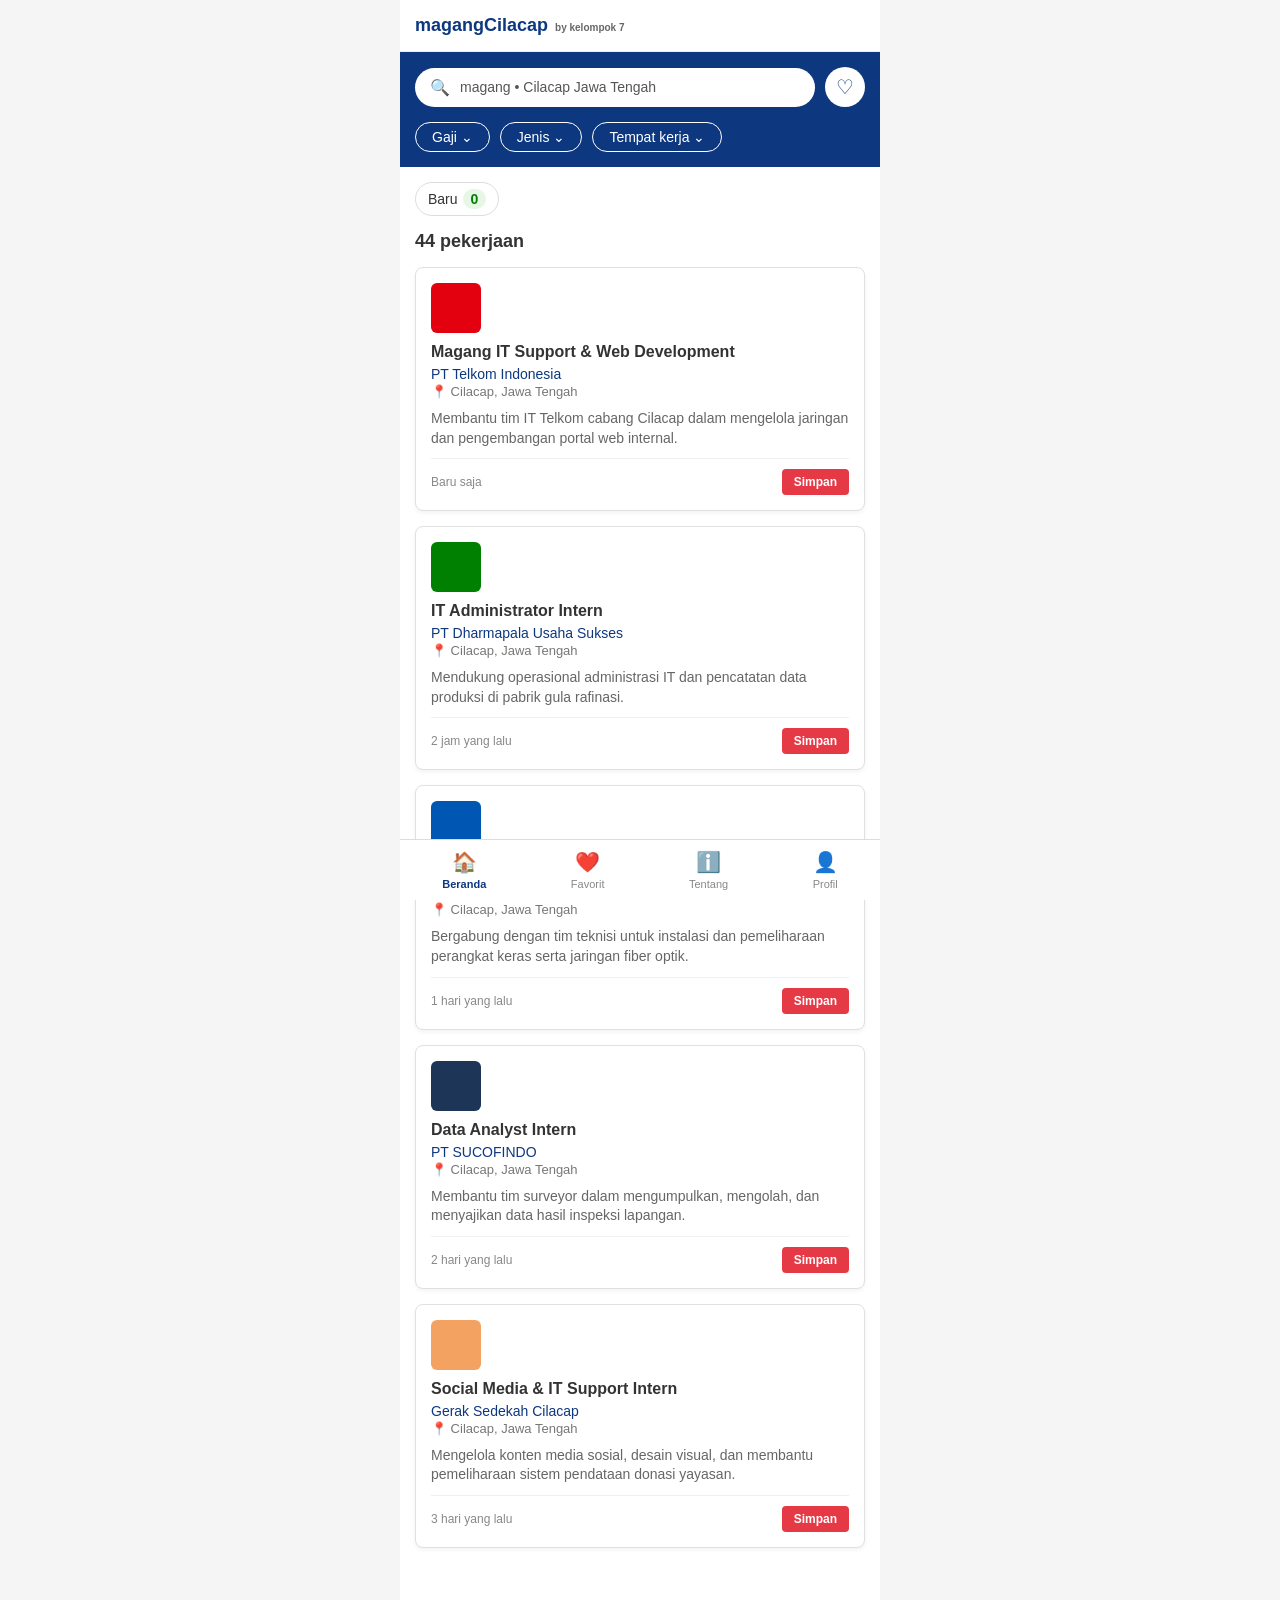
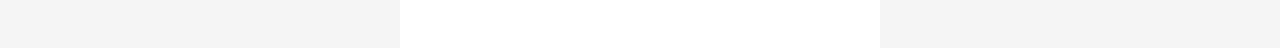
<file: index.html>
<!DOCTYPE html>
<html lang="id">
<head>
    <meta charset="UTF-8">
    <meta name="viewport" content="width=device-width, initial-scale=1.0">
    <title>Beranda - Magang Jobs</title>
    <link rel="stylesheet" href="style.css">
</head>
<body>
    <div id="app-container">
        
        <header class="top-header">
            <div class="logo">
                magangCilacap <div class="logo-sub">by kelompok 7</div>
            </div>
            <div class="header-actions">
                
            </div>
        </header>

        
        <div class="top-blue-bg" style="position: relative; z-index: 100;">
            <div class="search-section">
                <div class="search-box">
                    <div class="search-icon">🔍</div>
                    <input type="text" value="magang • Cilacap Jawa Tengah" readonly>
                </div>
                <button class="heart-icon-btn" onclick="window.location.href='favorit.html'">♡</button>
            </div>
            
            <div class="filter-section" id="filter-container">
                
                <button class="filter-btn" onclick="togglePopup('popup-gaji', event)">Gaji ⌄</button>
                <button class="filter-btn" onclick="togglePopup('popup-jenis', event)">Jenis ⌄</button>
                <button class="filter-btn" onclick="togglePopup('popup-tempat', event)">Tempat kerja ⌄</button>
            </div>

           
            
            <div id="popup-gaji" class="filter-popup" style="display: none;">
                <div class="popup-tabs">
                    <div class="tab">Tahunan</div>
                    <div class="tab active-tab">Bulanan</div>
                    <div class="tab">Per Jam</div>
                </div>
                <div class="popup-inputs">
                    <div class="input-group">
                        <label>Min • IDR</label>
                        <select>
                            <option>Rp 0</option>
                            <option>Rp 1 jt</option>
                            <option>Rp 3 jt</option>
                        </select>
                    </div>
                    <div class="input-group">
                        <label>Maks • IDR</label>
                        <select>
                            <option>Rp 100 jt+</option>
                            <option>Rp 10 jt</option>
                            <option>Rp 5 jt</option>
                        </select>
                    </div>
                </div>
            </div>

            
            <div id="popup-jenis" class="filter-popup" style="display: none;">
                <label class="checkbox-label"><input type="checkbox"> Penuh waktu</label>
                <label class="checkbox-label"><input type="checkbox"> Paruh waktu</label>
                <label class="checkbox-label"><input type="checkbox"> Kontrak/Temporer</label>
                <label class="checkbox-label"><input type="checkbox"> Kasual/Liburan</label>
            </div>

            
            <div id="popup-tempat" class="filter-popup" style="display: none;">
                <label class="checkbox-label"><input type="checkbox"> Kantor</label>
                <label class="checkbox-label"><input type="checkbox"> Hibrid</label>
                <label class="checkbox-label"><input type="checkbox"> Jarak jauh</label>
            </div>
        </div>

        
        <div class="content">
            <div class="results-info">
                <div class="badge-baru">Baru <div class="count">0</div></div>
               
            </div>
            
            <h2 class="job-count">44 pekerjaan</h2>

           
            <!-- KARTU 1: PT TELKOM INDONESIA -->
<div class="job-card" onclick="window.location.href='detail-telkom.html'">
    <div class="company-logo" style="background-color: #E3000F;"></div>
    <h3 class="job-title">Magang IT Support & Web Development</h3>
    <p class="company-name">PT Telkom Indonesia</p>
    <p class="job-location">📍 Cilacap, Jawa Tengah</p>
    <p class="job-snippet">Membantu tim IT Telkom cabang Cilacap dalam mengelola jaringan dan pengembangan portal web internal.</p>
    
    <div class="job-footer">
        <p class="time-posted">Baru saja</p>
        <button class="bookmark-btn" onclick="tambahFavorit(event)">Simpan</button>
    </div>
</div>

<!-- KARTU 2: PT DHARMAPALA USAHA SUKSES -->
<div class="job-card" onclick="window.location.href='detail-dharmapala.html'">
    <div class="company-logo" style="background-color: #008000;"></div>
    <h3 class="job-title">IT Administrator Intern</h3>
    <p class="company-name">PT Dharmapala Usaha Sukses</p>
    <p class="job-location">📍 Cilacap, Jawa Tengah</p>
    <p class="job-snippet">Mendukung operasional administrasi IT dan pencatatan data produksi di pabrik gula rafinasi.</p>
    
    <div class="job-footer">
        <p class="time-posted">2 jam yang lalu</p>
        <button class="bookmark-btn" onclick="tambahFavorit(event)">Simpan</button>
    </div>
</div>

<!-- KARTU 3: PT BUMI TEKNIK SEMESTA -->
<div class="job-card" onclick="window.location.href='detail-bumiteknik.html'">
    <div class="company-logo" style="background-color: #0056b3;"></div>
    <h3 class="job-title">Internship Teknisi Jaringan</h3>
    <p class="company-name">PT Bumi Teknik Semesta</p>
    <p class="job-location">📍 Cilacap, Jawa Tengah</p>
    <p class="job-snippet">Bergabung dengan tim teknisi untuk instalasi dan pemeliharaan perangkat keras serta jaringan fiber optik.</p>
    
    <div class="job-footer">
        <p class="time-posted">1 hari yang lalu</p>
        <button class="bookmark-btn" onclick="tambahFavorit(event)">Simpan</button>
    </div>
</div>

<!-- KARTU 4: PT.SUCOFINDO -->
<div class="job-card" onclick="window.location.href='detail-sucofindo.html'">
    <div class="company-logo" style="background-color: #1D3557;"></div>
    <h3 class="job-title">Data Analyst Intern</h3>
    <p class="company-name">PT SUCOFINDO</p>
    <p class="job-location">📍 Cilacap, Jawa Tengah</p>
    <p class="job-snippet">Membantu tim surveyor dalam mengumpulkan, mengolah, dan menyajikan data hasil inspeksi lapangan.</p>
    
    <div class="job-footer">
        <p class="time-posted">2 hari yang lalu</p>
        <button class="bookmark-btn" onclick="tambahFavorit(event)">Simpan</button>
    </div>
</div>

<!-- KARTU 5: GERAK SEDEKAH CILACAP -->
<div class="job-card" onclick="window.location.href='detail-gsc.html'">
    <div class="company-logo" style="background-color: #F4A261;"></div>
    <h3 class="job-title">Social Media & IT Support Intern</h3>
    <p class="company-name">Gerak Sedekah Cilacap</p>
    <p class="job-location">📍 Cilacap, Jawa Tengah</p>
    <p class="job-snippet">Mengelola konten media sosial, desain visual, dan membantu pemeliharaan sistem pendataan donasi yayasan.</p>
    
    <div class="job-footer">
        <p class="time-posted">3 hari yang lalu</p>
        <button class="bookmark-btn" onclick="tambahFavorit(event)">Simpan</button>
    </div>
</div>

        
        <nav class="bottom-nav">
            <a href="index.html" class="nav-item active"><div class="nav-icon">🏠</div>Beranda</a>
            <a href="favorit.html" class="nav-item"><div class="nav-icon">❤️</div>Favorit</a>
            <a href="tentang.html" class="nav-item"><div class="nav-icon">ℹ️</div>Tentang</a>
            <a href="profil.html" class="nav-item"><div class="nav-icon">👤</div>Profil</a>
        </nav>
    </div>
    <script src="script.js"></script>
</body>
</html>
</file>
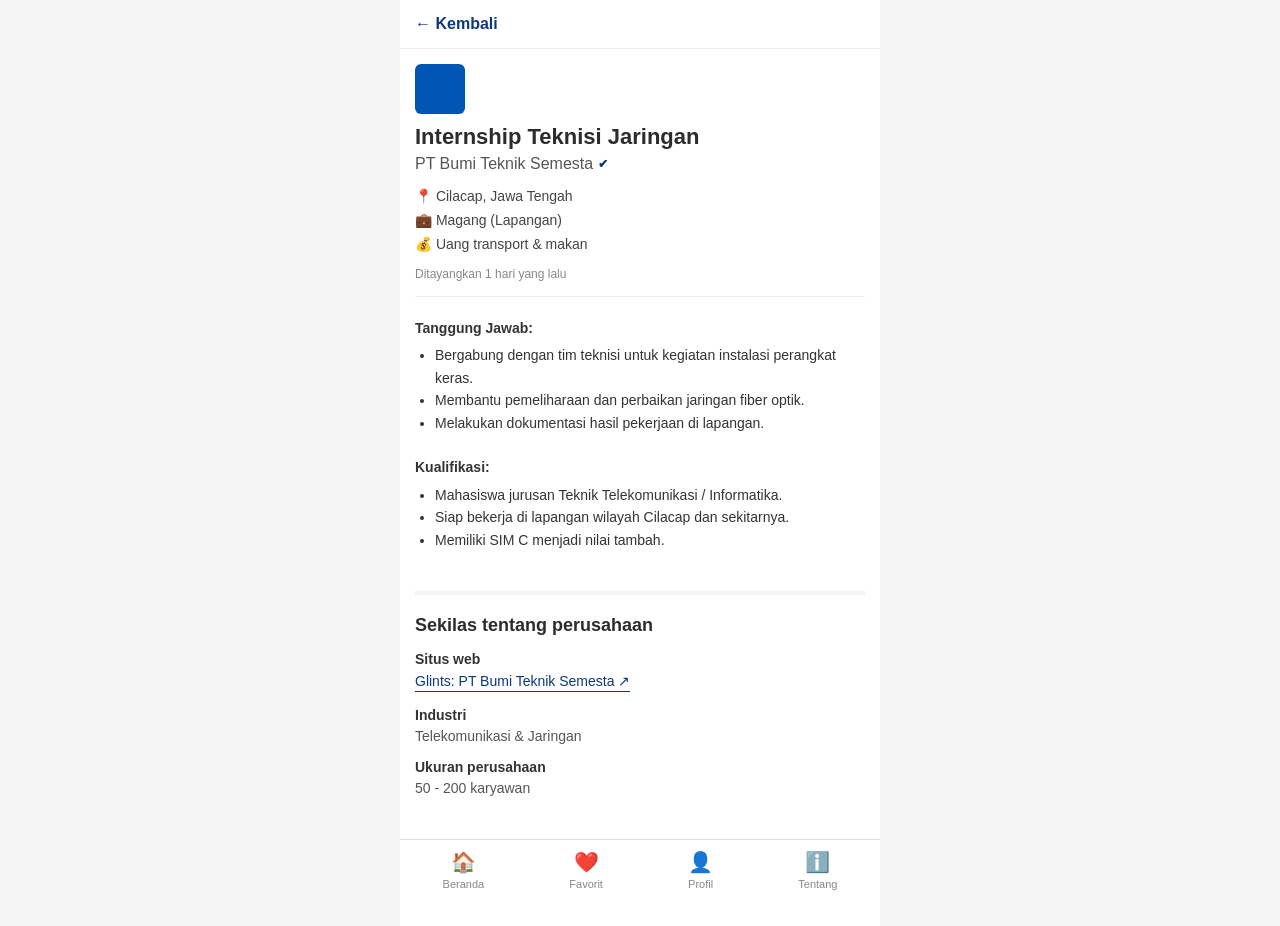
<file: detail-bumiteknik.html>
<!DOCTYPE html>
<html lang="id">
<head>
    <meta charset="UTF-8">
    <meta name="viewport" content="width=device-width, initial-scale=1.0">
    <title>Detail Pekerjaan - PT Bumi Teknik Semesta</title>
    <link rel="stylesheet" href="style.css">
</head>
<body>
<div id="app-container">
    <header class="detail-header">
        <a href="index.html" class="back-btn">← Kembali</a>
    </header>

    <main class="content">
        <div class="detail-top">
            <div class="company-logo" style="background-color: #0056b3;"></div>
            <h1 class="detail-title">Internship Teknisi Jaringan</h1>
            <p class="detail-company">PT Bumi Teknik Semesta <b class="verified-icon">✔</b></p>
        </div>

        <ul class="job-meta">
            <li>📍 Cilacap, Jawa Tengah</li>
            <li>💼 Magang (Lapangan)</li>
            <li>💰 Uang transport & makan</li>
        </ul>
        <p class="detail-posted">Ditayangkan 1 hari yang lalu</p>

        <div class="job-description">
            <p><strong>Tanggung Jawab:</strong></p>
            <ul>
                <li>Bergabung dengan tim teknisi untuk kegiatan instalasi perangkat keras.</li>
                <li>Membantu pemeliharaan dan perbaikan jaringan fiber optik.</li>
                <li>Melakukan dokumentasi hasil pekerjaan di lapangan.</li>
            </ul>
            <br>
            <p><strong>Kualifikasi:</strong></p>
            <ul>
                <li>Mahasiswa jurusan Teknik Telekomunikasi / Informatika.</li>
                <li>Siap bekerja di lapangan wilayah Cilacap dan sekitarnya.</li>
                <li>Memiliki SIM C menjadi nilai tambah.</li>
            </ul>
        </div>

        <div class="company-overview">
            <h2>Sekilas tentang perusahaan</h2>
            <div class="overview-item">
                <p class="overview-label">Situs web</p>
                <a href="https://glints.com/id/companies/pt-bumi-teknik-semesta/51993d24-2298-4c7b-8353-bba413c310af" target="_blank" class="company-link">Glints: PT Bumi Teknik Semesta ↗</a>
            </div>
            <div class="overview-item">
                <p class="overview-label">Industri</p>
                <p class="overview-text">Telekomunikasi & Jaringan</p>
            </div>
            <div class="overview-item">
                <p class="overview-label">Ukuran perusahaan</p>
                <p class="overview-text">50 - 200 karyawan</p>
            </div>
        </div>
    </main>

    <nav class="bottom-nav">
        <a href="index.html" class="nav-item"><b class="nav-icon">🏠</b><p>Beranda</p></a>
        <a href="favorit.html" class="nav-item"><b class="nav-icon">❤️</b><p>Favorit</p></a>
        <a href="profil.html" class="nav-item"><b class="nav-icon">👤</b><p>Profil</p></a>
        <a href="tentang.html" class="nav-item"><b class="nav-icon">ℹ️</b><p>Tentang</p></a>
    </nav>
</div>
<script src="script.js"></script>
</body>
</html>
</file>
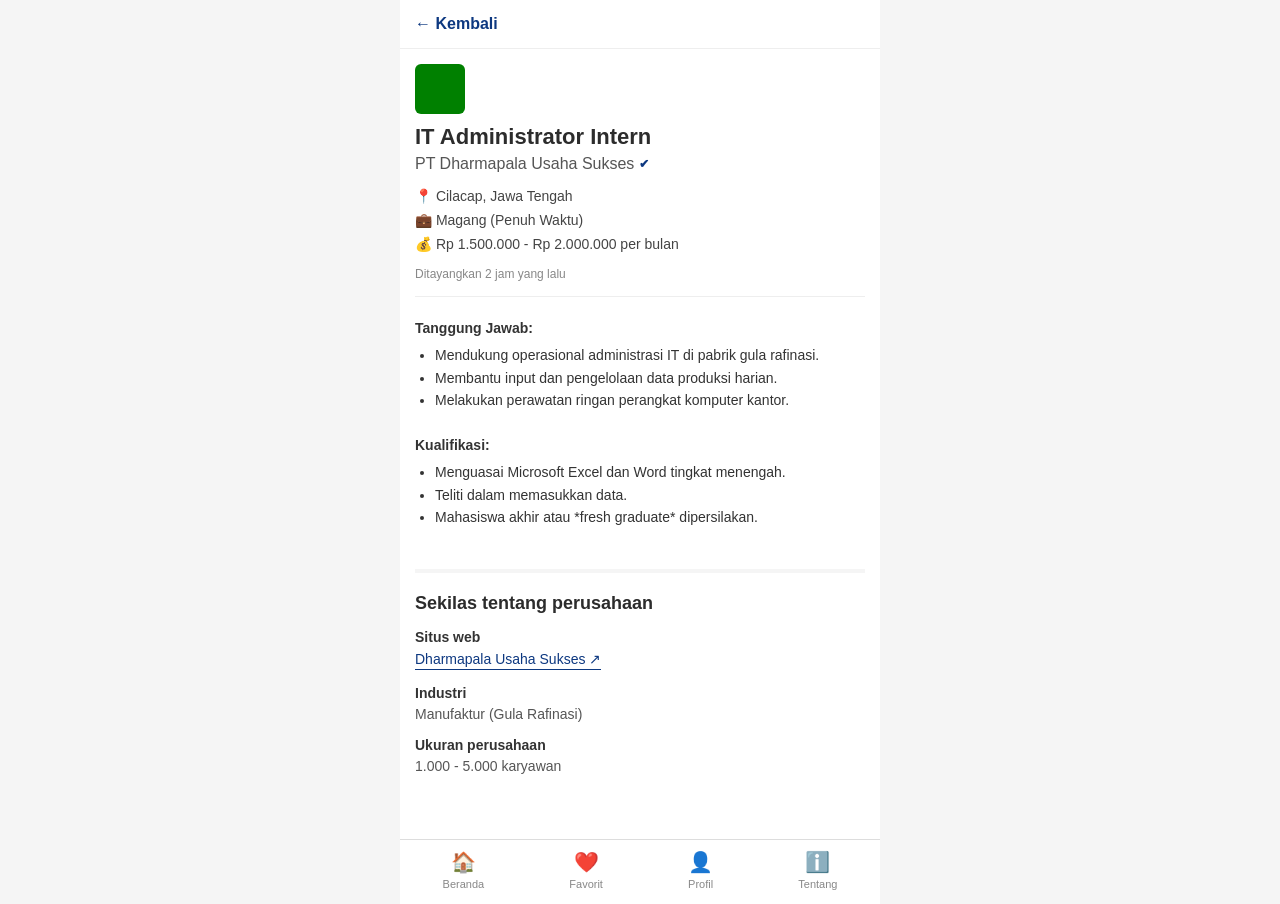
<file: detail-dharmapala.html>
<!DOCTYPE html>
<html lang="id">
<head>
    <meta charset="UTF-8">
    <meta name="viewport" content="width=device-width, initial-scale=1.0">
    <title>Detail Pekerjaan - PT Dharmapala Usaha Sukses</title>
    <link rel="stylesheet" href="style.css">
</head>
<body>
<div id="app-container">
    <header class="detail-header">
        <a href="index.html" class="back-btn">← Kembali</a>
    </header>

    <main class="content">
        <div class="detail-top">
            <div class="company-logo" style="background-color: #008000;"></div>
            <h1 class="detail-title">IT Administrator Intern</h1>
            <p class="detail-company">PT Dharmapala Usaha Sukses <b class="verified-icon">✔</b></p>
        </div>

        <ul class="job-meta">
            <li>📍 Cilacap, Jawa Tengah</li>
            <li>💼 Magang (Penuh Waktu)</li>
            <li>💰 Rp 1.500.000 - Rp 2.000.000 per bulan</li>
        </ul>
        <p class="detail-posted">Ditayangkan 2 jam yang lalu</p>

        <div class="job-description">
            <p><strong>Tanggung Jawab:</strong></p>
            <ul>
                <li>Mendukung operasional administrasi IT di pabrik gula rafinasi.</li>
                <li>Membantu input dan pengelolaan data produksi harian.</li>
                <li>Melakukan perawatan ringan perangkat komputer kantor.</li>
            </ul>
            <br>
            <p><strong>Kualifikasi:</strong></p>
            <ul>
                <li>Menguasai Microsoft Excel dan Word tingkat menengah.</li>
                <li>Teliti dalam memasukkan data.</li>
                <li>Mahasiswa akhir atau *fresh graduate* dipersilakan.</li>
            </ul>
        </div>

        <div class="company-overview">
            <h2>Sekilas tentang perusahaan</h2>
            <div class="overview-item">
                <p class="overview-label">Situs web</p>
                <a href="https://www.dharmapalausahasukses.com/" target="_blank" class="company-link">Dharmapala Usaha Sukses ↗</a>
            </div>
            <div class="overview-item">
                <p class="overview-label">Industri</p>
                <p class="overview-text">Manufaktur (Gula Rafinasi)</p>
            </div>
            <div class="overview-item">
                <p class="overview-label">Ukuran perusahaan</p>
                <p class="overview-text">1.000 - 5.000 karyawan</p>
            </div>
        </div>
    </main>

    <nav class="bottom-nav">
        <a href="index.html" class="nav-item"><b class="nav-icon">🏠</b><p>Beranda</p></a>
        <a href="favorit.html" class="nav-item"><b class="nav-icon">❤️</b><p>Favorit</p></a>
        <a href="profil.html" class="nav-item"><b class="nav-icon">👤</b><p>Profil</p></a>
        <a href="tentang.html" class="nav-item"><b class="nav-icon">ℹ️</b><p>Tentang</p></a>
    </nav>
</div>
<script src="script.js"></script>
</body>
</html>
</file>
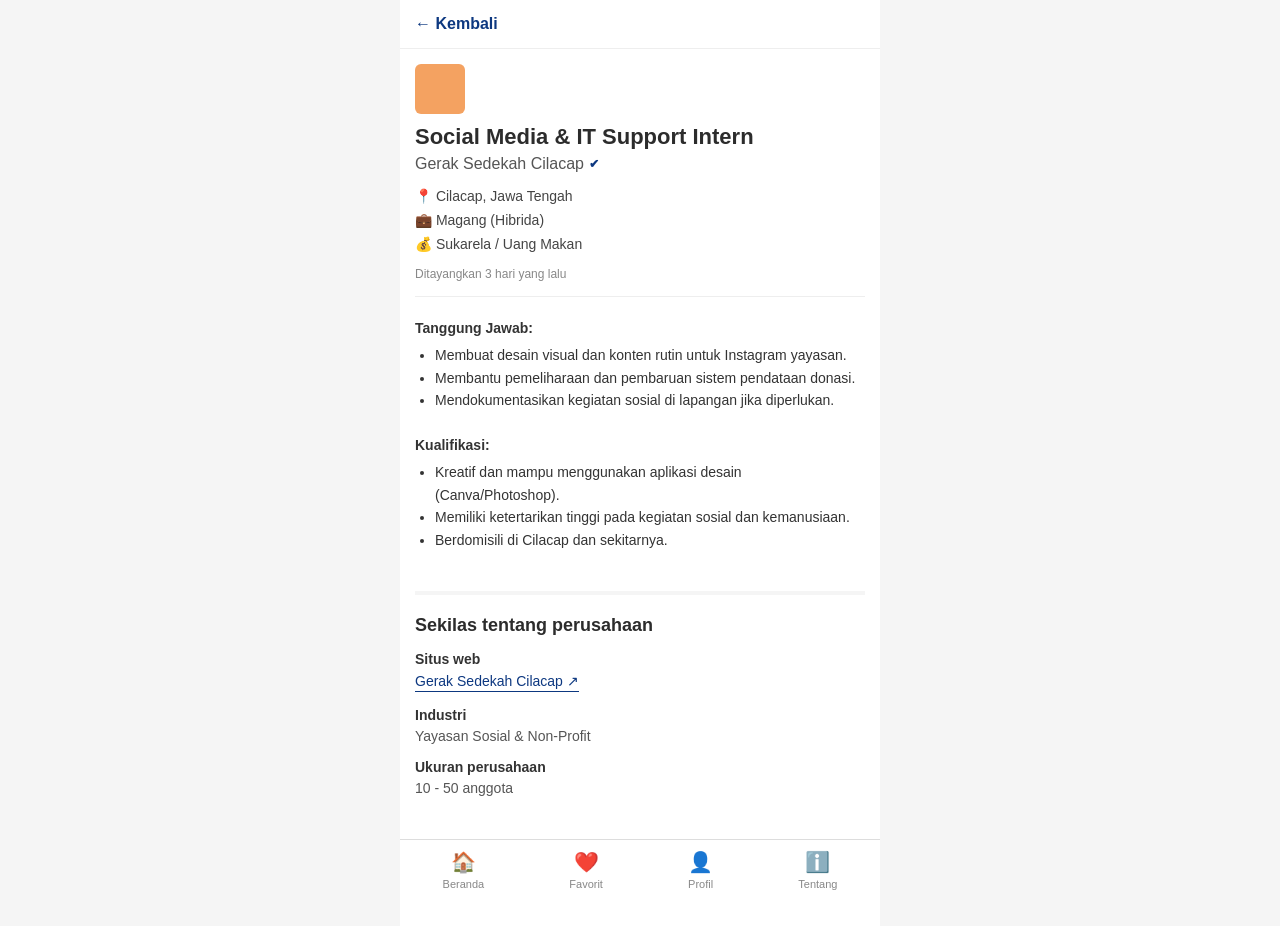
<file: detail-gsc.html>
<!DOCTYPE html>
<html lang="id">
<head>
    <meta charset="UTF-8">
    <meta name="viewport" content="width=device-width, initial-scale=1.0">
    <title>Detail Pekerjaan - Gerak Sedekah Cilacap</title>
    <link rel="stylesheet" href="style.css">
</head>
<body>
<div id="app-container">
    <header class="detail-header">
        <a href="index.html" class="back-btn">← Kembali</a>
    </header>

    <main class="content">
        <div class="detail-top">
            <div class="company-logo" style="background-color: #F4A261;"></div>
            <h1 class="detail-title">Social Media & IT Support Intern</h1>
            <p class="detail-company">Gerak Sedekah Cilacap <b class="verified-icon">✔</b></p>
        </div>

        <ul class="job-meta">
            <li>📍 Cilacap, Jawa Tengah</li>
            <li>💼 Magang (Hibrida)</li>
            <li>💰 Sukarela / Uang Makan</li>
        </ul>
        <p class="detail-posted">Ditayangkan 3 hari yang lalu</p>

        <div class="job-description">
            <p><strong>Tanggung Jawab:</strong></p>
            <ul>
                <li>Membuat desain visual dan konten rutin untuk Instagram yayasan.</li>
                <li>Membantu pemeliharaan dan pembaruan sistem pendataan donasi.</li>
                <li>Mendokumentasikan kegiatan sosial di lapangan jika diperlukan.</li>
            </ul>
            <br>
            <p><strong>Kualifikasi:</strong></p>
            <ul>
                <li>Kreatif dan mampu menggunakan aplikasi desain (Canva/Photoshop).</li>
                <li>Memiliki ketertarikan tinggi pada kegiatan sosial dan kemanusiaan.</li>
                <li>Berdomisili di Cilacap dan sekitarnya.</li>
            </ul>
        </div>

        <div class="company-overview">
            <h2>Sekilas tentang perusahaan</h2>
            <div class="overview-item">
                <p class="overview-label">Situs web</p>
                <a href="https://geraksedekahcilacap.or.id/" target="_blank" class="company-link">Gerak Sedekah Cilacap ↗</a>
            </div>
            <div class="overview-item">
                <p class="overview-label">Industri</p>
                <p class="overview-text">Yayasan Sosial & Non-Profit</p>
            </div>
            <div class="overview-item">
                <p class="overview-label">Ukuran perusahaan</p>
                <p class="overview-text">10 - 50 anggota</p>
            </div>
        </div>
    </main>

    <nav class="bottom-nav">
        <a href="index.html" class="nav-item"><b class="nav-icon">🏠</b><p>Beranda</p></a>
        <a href="favorit.html" class="nav-item"><b class="nav-icon">❤️</b><p>Favorit</p></a>
        <a href="profil.html" class="nav-item"><b class="nav-icon">👤</b><p>Profil</p></a>
        <a href="tentang.html" class="nav-item"><b class="nav-icon">ℹ️</b><p>Tentang</p></a>
    </nav>
</div>
<script src="script.js"></script>
</body>
</html>
</file>
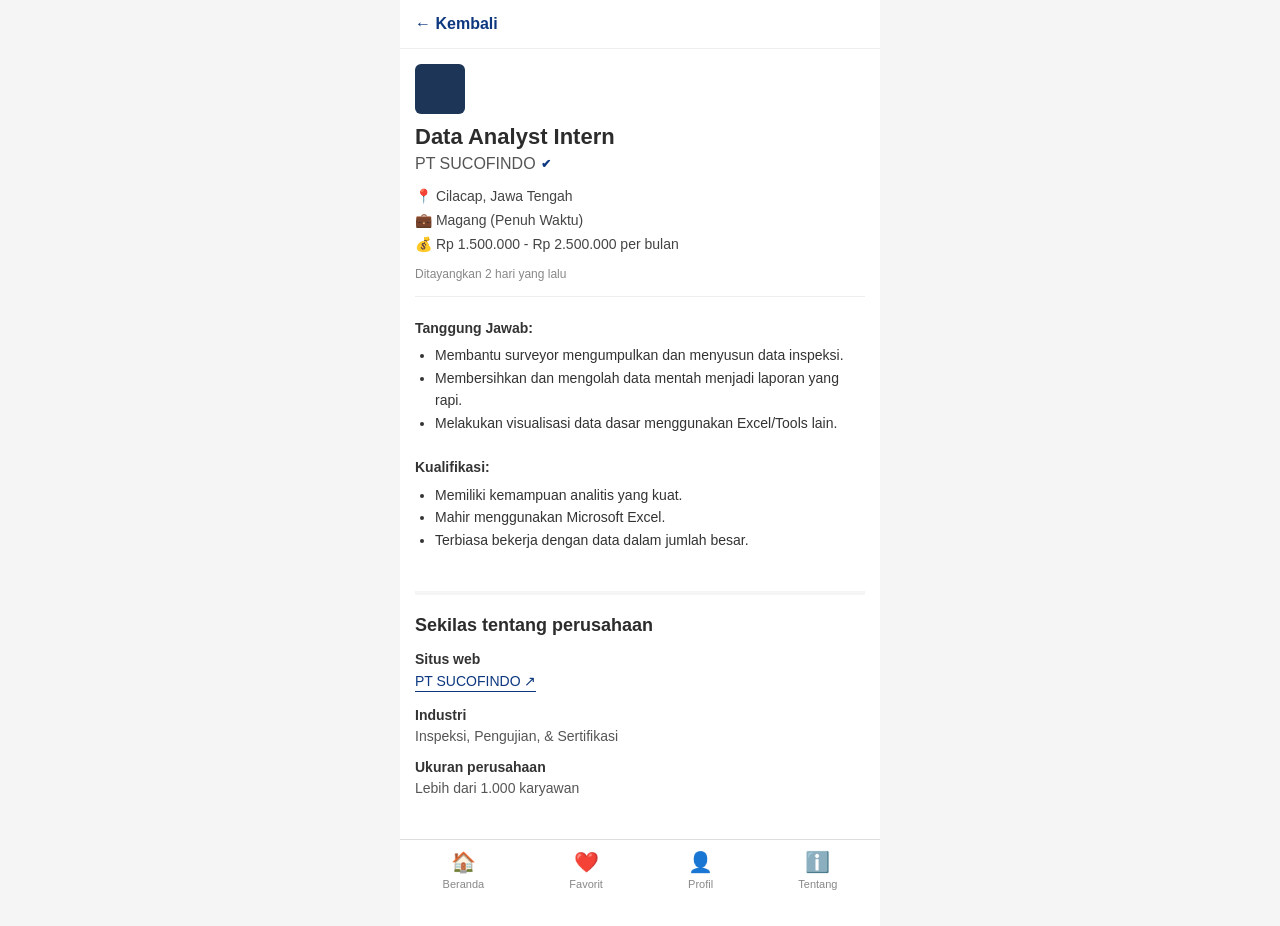
<file: detail-sucofindo.html>
<!DOCTYPE html>
<html lang="id">
<head>
    <meta charset="UTF-8">
    <meta name="viewport" content="width=device-width, initial-scale=1.0">
    <title>Detail Pekerjaan - PT SUCOFINDO</title>
    <link rel="stylesheet" href="style.css">
</head>
<body>
<div id="app-container">
    <header class="detail-header">
        <a href="index.html" class="back-btn">← Kembali</a>
    </header>

    <main class="content">
        <div class="detail-top">
            <div class="company-logo" style="background-color: #1D3557;"></div>
            <h1 class="detail-title">Data Analyst Intern</h1>
            <p class="detail-company">PT SUCOFINDO <b class="verified-icon">✔</b></p>
        </div>

        <ul class="job-meta">
            <li>📍 Cilacap, Jawa Tengah</li>
            <li>💼 Magang (Penuh Waktu)</li>
            <li>💰 Rp 1.500.000 - Rp 2.500.000 per bulan</li>
        </ul>
        <p class="detail-posted">Ditayangkan 2 hari yang lalu</p>

        <div class="job-description">
            <p><strong>Tanggung Jawab:</strong></p>
            <ul>
                <li>Membantu surveyor mengumpulkan dan menyusun data inspeksi.</li>
                <li>Membersihkan dan mengolah data mentah menjadi laporan yang rapi.</li>
                <li>Melakukan visualisasi data dasar menggunakan Excel/Tools lain.</li>
            </ul>
            <br>
            <p><strong>Kualifikasi:</strong></p>
            <ul>
                <li>Memiliki kemampuan analitis yang kuat.</li>
                <li>Mahir menggunakan Microsoft Excel.</li>
                <li>Terbiasa bekerja dengan data dalam jumlah besar.</li>
            </ul>
        </div>

        <div class="company-overview">
            <h2>Sekilas tentang perusahaan</h2>
            <div class="overview-item">
                <p class="overview-label">Situs web</p>
                <a href="https://www.idsurvey.id/id/" target="_blank" class="company-link">PT SUCOFINDO ↗</a>
            </div>
            <div class="overview-item">
                <p class="overview-label">Industri</p>
                <p class="overview-text">Inspeksi, Pengujian, & Sertifikasi</p>
            </div>
            <div class="overview-item">
                <p class="overview-label">Ukuran perusahaan</p>
                <p class="overview-text">Lebih dari 1.000 karyawan</p>
            </div>
        </div>
    </main>

    <nav class="bottom-nav">
        <a href="index.html" class="nav-item"><b class="nav-icon">🏠</b><p>Beranda</p></a>
        <a href="favorit.html" class="nav-item"><b class="nav-icon">❤️</b><p>Favorit</p></a>
        <a href="profil.html" class="nav-item"><b class="nav-icon">👤</b><p>Profil</p></a>
        <a href="tentang.html" class="nav-item"><b class="nav-icon">ℹ️</b><p>Tentang</p></a>
    </nav>
</div>
<script src="script.js"></script>
</body>
</html>
</file>
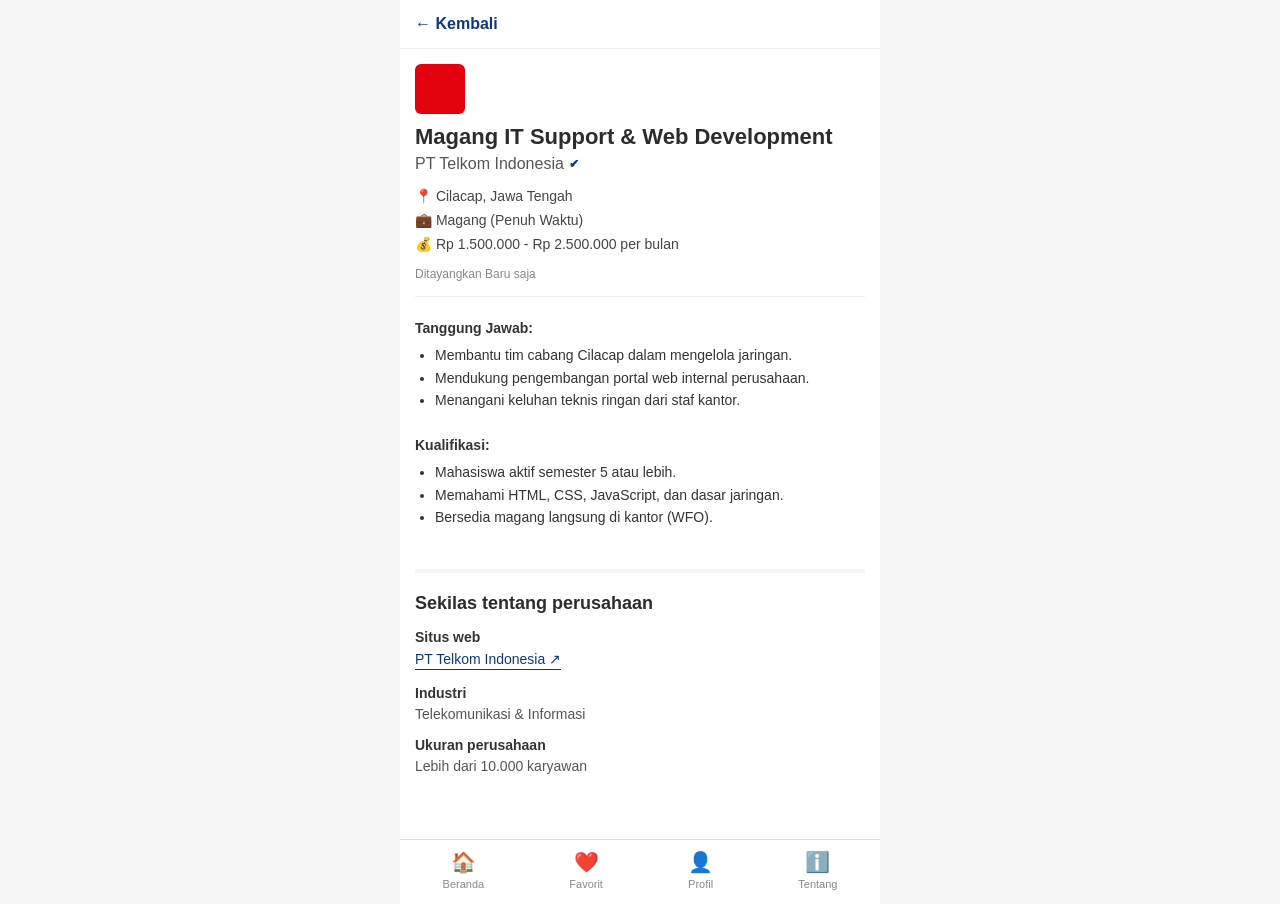
<file: detail-telkom.html>
<!DOCTYPE html>
<html lang="id">
<head>
    <meta charset="UTF-8">
    <meta name="viewport" content="width=device-width, initial-scale=1.0">
    <title>Detail Pekerjaan - PT Telkom Indonesia</title>
    <link rel="stylesheet" href="style.css">
</head>
<body>
<div id="app-container">
    <header class="detail-header">
        <a href="index.html" class="back-btn">← Kembali</a>
    </header>

    <main class="content">
        <div class="detail-top">
            <div class="company-logo" style="background-color: #E3000F;"></div>
            <h1 class="detail-title">Magang IT Support & Web Development</h1>
            <p class="detail-company">PT Telkom Indonesia <b class="verified-icon">✔</b></p>
        </div>

        <ul class="job-meta">
            <li>📍 Cilacap, Jawa Tengah</li>
            <li>💼 Magang (Penuh Waktu)</li>
            <li>💰 Rp 1.500.000 - Rp 2.500.000 per bulan</li>
        </ul>
        <p class="detail-posted">Ditayangkan Baru saja</p>

        <div class="job-description">
            <p><strong>Tanggung Jawab:</strong></p>
            <ul>
                <li>Membantu tim cabang Cilacap dalam mengelola jaringan.</li>
                <li>Mendukung pengembangan portal web internal perusahaan.</li>
                <li>Menangani keluhan teknis ringan dari staf kantor.</li>
            </ul>
            <br>
            <p><strong>Kualifikasi:</strong></p>
            <ul>
                <li>Mahasiswa aktif semester 5 atau lebih.</li>
                <li>Memahami HTML, CSS, JavaScript, dan dasar jaringan.</li>
                <li>Bersedia magang langsung di kantor (WFO).</li>
            </ul>
        </div>

        <div class="company-overview">
            <h2>Sekilas tentang perusahaan</h2>
            <div class="overview-item">
                <p class="overview-label">Situs web</p>
                <a href="https://www.telkom.co.id/" target="_blank" class="company-link">PT Telkom Indonesia ↗</a>
            </div>
            <div class="overview-item">
                <p class="overview-label">Industri</p>
                <p class="overview-text">Telekomunikasi & Informasi</p>
            </div>
            <div class="overview-item">
                <p class="overview-label">Ukuran perusahaan</p>
                <p class="overview-text">Lebih dari 10.000 karyawan</p>
            </div>
        </div>
    </main>

    <nav class="bottom-nav">
        <a href="index.html" class="nav-item"><b class="nav-icon">🏠</b><p>Beranda</p></a>
        <a href="favorit.html" class="nav-item"><b class="nav-icon">❤️</b><p>Favorit</p></a>
        <a href="profil.html" class="nav-item"><b class="nav-icon">👤</b><p>Profil</p></a>
        <a href="tentang.html" class="nav-item"><b class="nav-icon">ℹ️</b><p>Tentang</p></a>
    </nav>
</div>
<script src="script.js"></script>
</body>
</html>
</file>
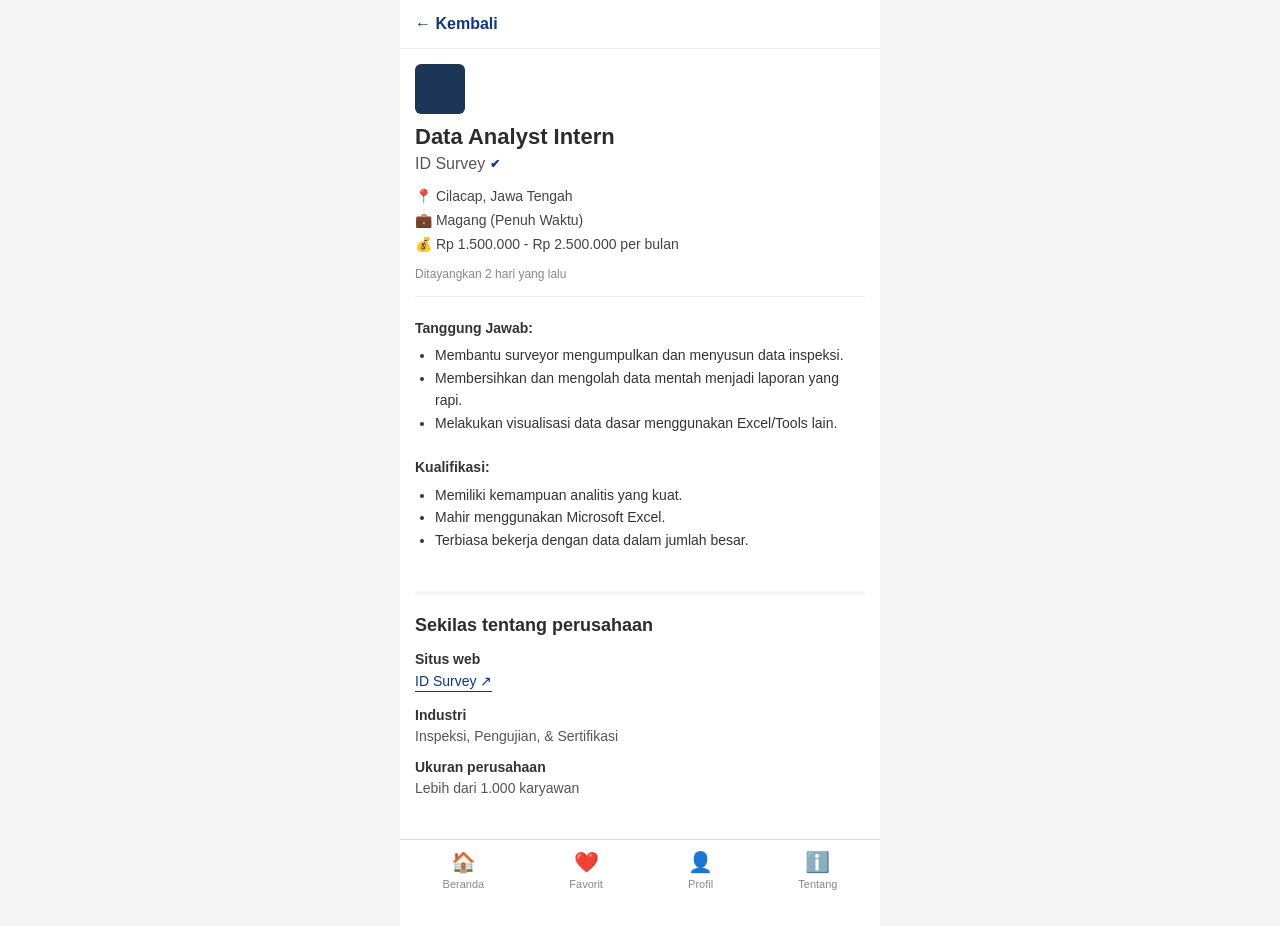
<file: detail_idsurvey.html>
<!DOCTYPE html>
<html lang="id">
<head>
    <meta charset="UTF-8">
    <meta name="viewport" content="width=device-width, initial-scale=1.0">
    <title>Detail Pekerjaan - ID Survey</title>
    <link rel="stylesheet" href="style.css">
</head>
<body>
<div id="app-container">
    <header class="detail-header">
        <a href="index.html" class="back-btn">← Kembali</a>
    </header>

    <main class="content">
        <div class="detail-top">
            <div class="company-logo" style="background-color: #1D3557;"></div>
            <h1 class="detail-title">Data Analyst Intern</h1>
            <p class="detail-company">ID Survey <b class="verified-icon">✔</b></p>
        </div>

        <ul class="job-meta">
            <li>📍 Cilacap, Jawa Tengah</li>
            <li>💼 Magang (Penuh Waktu)</li>
            <li>💰 Rp 1.500.000 - Rp 2.500.000 per bulan</li>
        </ul>
        <p class="detail-posted">Ditayangkan 2 hari yang lalu</p>

        <div class="job-description">
            <p><strong>Tanggung Jawab:</strong></p>
            <ul>
                <li>Membantu surveyor mengumpulkan dan menyusun data inspeksi.</li>
                <li>Membersihkan dan mengolah data mentah menjadi laporan yang rapi.</li>
                <li>Melakukan visualisasi data dasar menggunakan Excel/Tools lain.</li>
            </ul>
            <br>
            <p><strong>Kualifikasi:</strong></p>
            <ul>
                <li>Memiliki kemampuan analitis yang kuat.</li>
                <li>Mahir menggunakan Microsoft Excel.</li>
                <li>Terbiasa bekerja dengan data dalam jumlah besar.</li>
            </ul>
        </div>

        <div class="company-overview">
            <h2>Sekilas tentang perusahaan</h2>
            <div class="overview-item">
                <p class="overview-label">Situs web</p>
                <a href="https://www.idsurvey.id/id/" target="_blank" class="company-link">ID Survey ↗</a>
            </div>
            <div class="overview-item">
                <p class="overview-label">Industri</p>
                <p class="overview-text">Inspeksi, Pengujian, & Sertifikasi</p>
            </div>
            <div class="overview-item">
                <p class="overview-label">Ukuran perusahaan</p>
                <p class="overview-text">Lebih dari 1.000 karyawan</p>
            </div>
        </div>
    </main>

    <nav class="bottom-nav">
        <a href="index.html" class="nav-item"><b class="nav-icon">🏠</b><p>Beranda</p></a>
        <a href="favorit.html" class="nav-item"><b class="nav-icon">❤️</b><p>Favorit</p></a>
        <a href="profil.html" class="nav-item"><b class="nav-icon">👤</b><p>Profil</p></a>
        <a href="tentang.html" class="nav-item"><b class="nav-icon">ℹ️</b><p>Tentang</p></a>
    </nav>
</div>
<script src="script.js"></script>
</body>
</html>
</file>
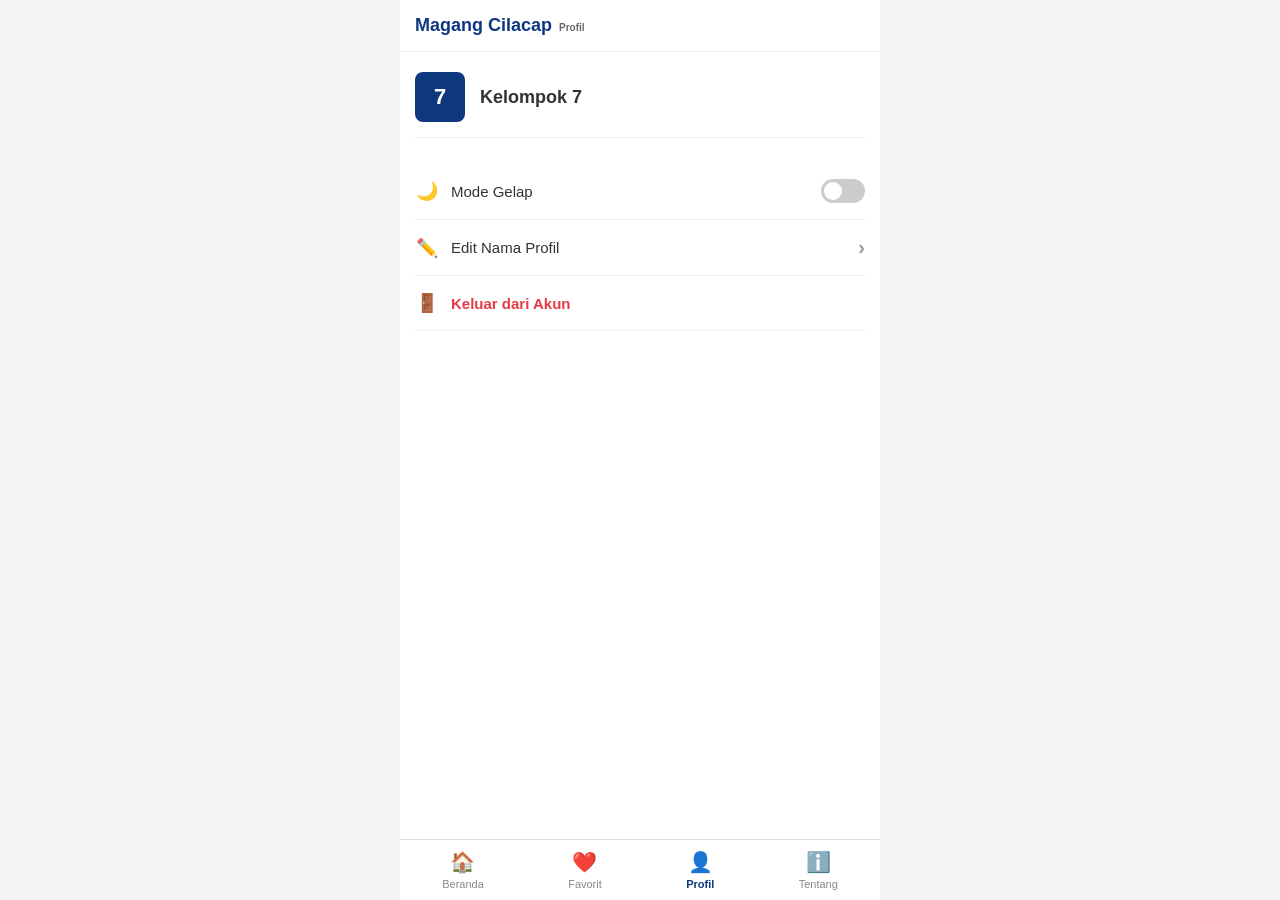
<file: profil.html>
<!DOCTYPE html>
<html lang="id">
<head>
    <meta charset="UTF-8">
    <meta name="viewport" content="width=device-width, initial-scale=1.0">
    <title>Profil Saya - Magang Cilacap</title>
    <link rel="stylesheet" href="style.css">
</head>
<body>

<div id="app-container">
    <header class="top-header">
        <div class="logo">Magang Cilacap <span class="logo-sub">Profil</span></div>
    </header>

    <main class="content profile-page">
        <div class="profile-header-new">
            <div class="avatar-square" id="avatarIcon">7</div>
            <div class="username-container">
                <span class="username-text" id="userDisplayName">Kelompok 7</span>
            </div>
        </div>

        <ul class="profile-menu">
            <li>
                <div class="menu-item-content">
                    <span class="icon">🌙</span>
                    <span>Mode Gelap</span>
                </div>
                <label class="toggle-switch">
                    <input type="checkbox" id="darkModeToggle" onchange="toggleDarkMode()">
                    <span class="slider"></span>
                </label>
            </li>

            <li onclick="editProfil()">
                <div class="menu-item-content">
                    <span class="icon">✏️</span>
                    <span>Edit Nama Profil</span>
                </div>
                <span class="arrow-right">›</span>
            </li>

            <!-- 3. Tombol Logout -->
            <li onclick="prosesLogout()" class="logout-item">
                <div class="menu-item-content">
                    <span class="icon">🚪</span>
                    <span style="color: #e63946; font-weight: bold;">Keluar dari Akun</span>
                </div>
            </li>
        </ul>
    </main>

    <!-- Navigasi Bawah -->
    <nav class="bottom-nav">
        <a href="index.html" class="nav-item">
            <b class="nav-icon">🏠</b>
            <p>Beranda</p>
        </a>
        <a href="favorit.html" class="nav-item">
            <b class="nav-icon">❤️</b>
            <p>Favorit</p>
        </a>
        <a href="profil.html" class="nav-item active">
            <b class="nav-icon">👤</b>
            <p>Profil</p>
        </a>
        <a href="tentang.html" class="nav-item">
            <b class="nav-icon">ℹ️</b>
            <p>Tentang</p>
        </a>
    </nav>
</div>

<script src="script.js"></script>
</body>
</html>
</file>
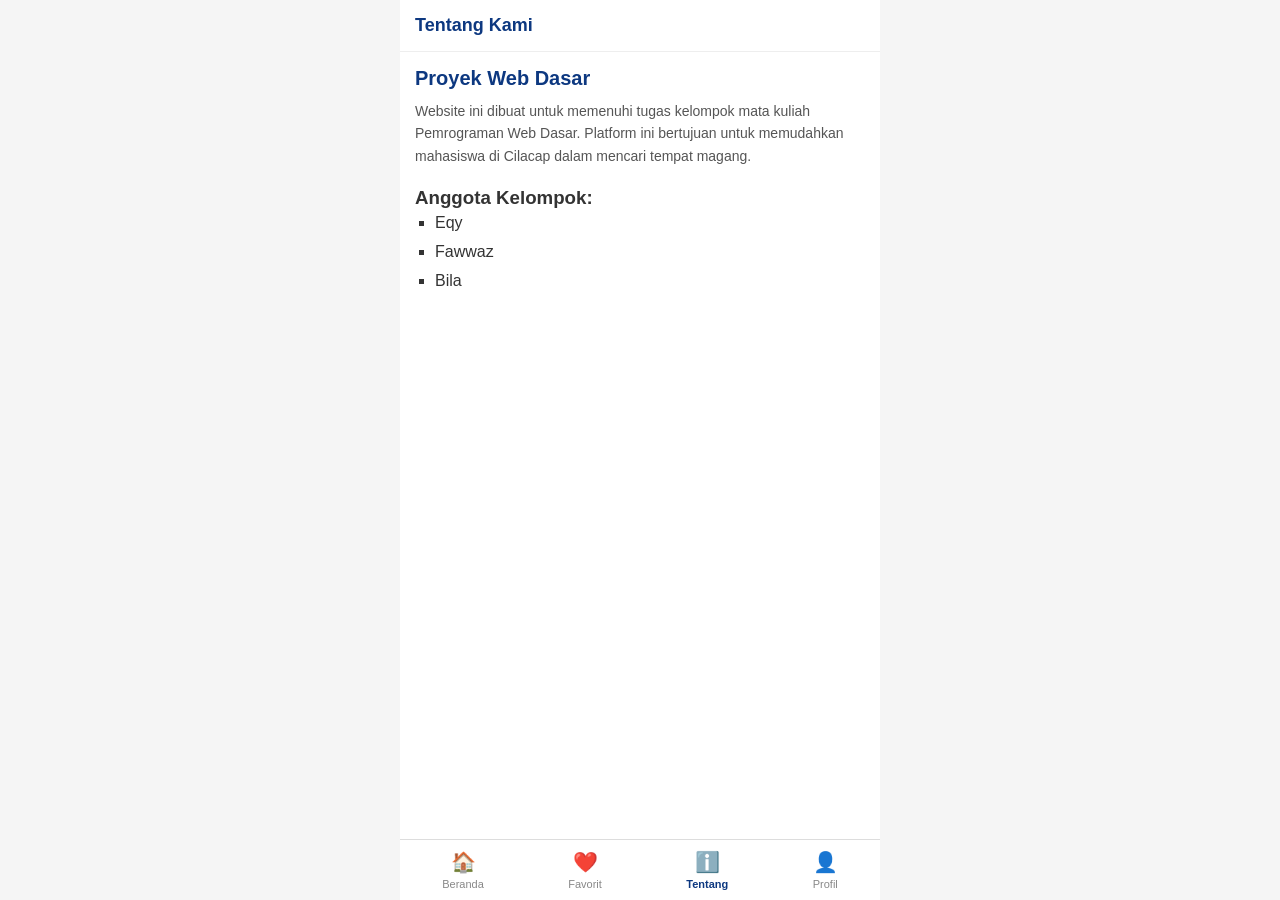
<file: tentang.html>
<!DOCTYPE html>
<html lang="id">
<head>
    <meta charset="UTF-8">
    <meta name="viewport" content="width=device-width, initial-scale=1.0">
    <title>Tentang - Magang Jobs</title>
    <link rel="stylesheet" href="style.css">
</head>
<body>
    <div id="app-container">
        <header class="top-header">
            <div class="logo">Tentang Kami</div>
        </header>

        <div class="content">
            <h2 class="page-title">Proyek Web Dasar</h2>
            <p class="about-text">
                Website ini dibuat untuk memenuhi tugas kelompok mata kuliah Pemrograman Web Dasar. 
                Platform ini bertujuan untuk memudahkan mahasiswa di Cilacap dalam mencari tempat magang.
            </p>
            
            <h3>Anggota Kelompok:</h3>
            <ul class="team-list">
                <li>Eqy</li>
                <li>Fawwaz</li>
                <li>Bila</li>
            </ul>
        </div>

        <nav class="bottom-nav">
            <a href="index.html" class="nav-item"><div class="nav-icon">🏠</div>Beranda</a>
            <a href="favorit.html" class="nav-item"><div class="nav-icon">❤️</div>Favorit</a>
            <a href="tentang.html" class="nav-item active"><div class="nav-icon">ℹ️</div>Tentang</a>
            <a href="profil.html" class="nav-item"><div class="nav-icon">👤</div>Profil</a>
        </nav>
    </div>
    <script src="script.js"></script>
</body>
</html>
</file>
<file: style.css>
/* ==========================================================================
   GLOBAL STYLES (MILIK BERSAMA)
   ========================================================================== */
* {
    margin: 0;
    padding: 0;
    box-sizing: border-box;
    font-family: -apple-system, BlinkMacSystemFont, "Segoe UI", Roboto, Helvetica, Arial, sans-serif;
}

body {
    background-color: #f5f5f5;
    color: #333;
}

#app-container {
    max-width: 480px;
    margin: 0 auto;
    background-color: #fff;
    min-height: 100vh;
    position: relative;
    padding-bottom: 70px;
}

.top-header {
    display: flex;
    justify-content: space-between;
    align-items: center;
    padding: 15px;
    border-bottom: 1px solid #eee;
    background: #fff;
}

.logo { font-weight: bold; font-size: 18px; color: #0d3880; }
.logo-sub { font-size: 10px; color: #666; display: inline-block; margin-left: 2px; }
.menu-icon { font-size: 24px; cursor: pointer; }
.content { padding: 15px; }

.bottom-nav {
    position: fixed; bottom: 0; left: 50%; transform: translateX(-50%);
    width: 100%; max-width: 480px; background: #fff; display: flex;
    justify-content: space-around; padding: 10px 0; border-top: 1px solid #ddd; z-index: 1000;
}
.nav-item { text-decoration: none; color: #888; font-size: 11px; display: flex; flex-direction: column; align-items: center; gap: 4px; }
.nav-item.active { color: #0d3880; font-weight: bold; }
.nav-icon { font-size: 20px; }


/* ==========================================================================
   ANGGOTA 1: FAWWAZ (FITUR: BERANDA & FILTER POP-UP)
   ========================================================================== */
.top-blue-bg { background-color: #0d3880; padding-bottom: 15px; }
.search-section { padding: 15px; display: flex; gap: 10px; align-items: center; }
.search-box { flex: 1; background: #fff; border-radius: 20px; padding: 10px 15px; display: flex; align-items: center; gap: 10px; }
.search-box input { border: none; outline: none; width: 100%; font-size: 14px; color: #555; }
.heart-icon-btn { background: #fff; color: #0d3880; border: none; width: 40px; height: 40px; border-radius: 50%; font-size: 20px; cursor: pointer; display: flex; align-items: center; justify-content: center; }
.filter-section { padding: 0 15px; display: flex; gap: 10px; overflow-x: auto; position: relative; }
.filter-section::-webkit-scrollbar { display: none; }
.filter-btn { background: transparent; border: 1px solid #fff; color: #fff; padding: 6px 16px; border-radius: 20px; white-space: nowrap; cursor: pointer; font-size: 14px; }

.filter-popup { position: absolute; top: 130px; left: 15px; background-color: #fff; color: #333; border-radius: 12px; padding: 15px; box-shadow: 0 4px 15px rgba(0, 0, 0, 0.2); z-index: 9999; min-width: 250px; }
.checkbox-label { display: flex; align-items: center; gap: 12px; padding: 10px 0; font-size: 16px; color: #444; cursor: pointer; }
.checkbox-label input[type="checkbox"] { width: 20px; height: 20px; accent-color: #0d3880; cursor: pointer; }
.popup-tabs { display: flex; gap: 15px; border-bottom: 1px solid #eee; margin-bottom: 15px; }
.tab { padding-bottom: 10px; font-size: 14px; color: #666; cursor: pointer; }
.active-tab { color: #0d3880; font-weight: bold; border-bottom: 2px solid #0d3880; }
.popup-inputs { display: flex; gap: 10px; }
.input-group { flex: 1; }
.input-group label { font-size: 12px; font-weight: bold; color: #000; display: block; margin-bottom: 5px; }
.input-group select { width: 100%; padding: 8px 10px; border: 1px solid #ccc; border-radius: 6px; font-size: 14px; background-color: #fff; color: #555; outline: none; }

.results-info { display: flex; justify-content: space-between; align-items: center; margin-bottom: 15px; }
.badge-baru { border: 1px solid #ddd; padding: 6px 12px; border-radius: 20px; font-size: 14px; display: flex; align-items: center; gap: 5px; }
.badge-baru .count { background: #e6f7e6; color: #008000; padding: 2px 8px; border-radius: 10px; font-weight: bold; }
.job-count { font-size: 18px; margin-bottom: 15px; }
.job-card { padding: 15px; border: 1px solid #e0e0e0; border-radius: 8px; margin-bottom: 15px; background: #fff; cursor: pointer; }
.company-logo { width: 50px; height: 50px; border-radius: 4px; margin-bottom: 10px; }
.job-title { color: #4b0082; font-size: 16px; margin-bottom: 5px; }
.company-name, .job-location { font-size: 14px; color: #555; margin-bottom: 5px; }
.job-snippet { font-size: 14px; color: #666; margin-top: 10px; line-height: 1.4; }
.job-footer { display: flex; justify-content: space-between; align-items: center; margin-top: 15px; }
.time-posted { font-size: 12px; color: #888; }
.bookmark-btn { background: transparent; border: 1px solid #0d3880; color: #0d3880; padding: 5px 10px; border-radius: 4px; cursor: pointer; }


/* ==========================================================================
   ANGGOTA 2: EQY (FITUR: DETAIL LOWONGAN & LAMARAN)
   ========================================================================== */
.detail-header { padding: 15px; border-bottom: 1px solid #eee; background: #fff; }
.back-btn { background: none; border: none; font-size: 16px; color: #0d3880; font-weight: bold; cursor: pointer; text-decoration: none; }
.detail-top { margin-bottom: 15px; }
.detail-logo { width: 70px; height: 70px; border-radius: 8px; }
.detail-title { font-size: 22px; color: #2c2c2c; margin-bottom: 5px; }
.detail-company { font-size: 16px; color: #555; margin-bottom: 15px; display: flex; align-items: center; gap: 5px; }
.verified-icon { font-size: 12px; color: #0d3880; }
.job-meta { list-style: none; font-size: 14px; color: #444; margin-bottom: 15px; }
.job-meta li { margin-bottom: 8px; }
.detail-posted { font-size: 12px; color: #888; margin-bottom: 20px; border-bottom: 1px solid #eee; padding-bottom: 15px; }
.job-description { font-size: 14px; line-height: 1.6; color: #333; padding-bottom: 30px; }
.job-description ul { padding-left: 20px; margin-top: 5px; }
.company-overview { margin-top: 10px; border-top: 4px solid #f5f5f5; padding-top: 20px; padding-bottom: 30px; }
.company-overview h2 { font-size: 18px; color: #2c2c2c; margin-bottom: 15px; }
.overview-item { margin-bottom: 15px; }
.overview-label { font-size: 14px; color: #333; font-weight: bold; margin-bottom: 5px; }
.overview-text { font-size: 14px; color: #555; }
.company-link { font-size: 14px; color: #0d3880; text-decoration: none; border-bottom: 1px solid #0d3880; padding-bottom: 2px; display: inline-block; }


/* ==========================================================================
   ANGGOTA 3: NABILA (STYLE PROFIL, FAVORIT, & TENTANG)
   ========================================================================== */

/* --- Halaman Profil --- */
.profile-page {
    padding: 20px 15px;
}

.profile-header-new {
    display: flex;
    align-items: center;
    gap: 15px;
    margin-bottom: 25px;
    padding-bottom: 15px;
    border-bottom: 1px solid #eee;
}

.avatar-square {
    width: 50px;
    height: 50px;
    background-color: #0d3880;
    color: #ffffff;
    font-size: 22px;
    font-weight: bold;
    display: flex;
    justify-content: center;
    align-items: center;
    border-radius: 8px;
}

.username-text {
    font-size: 18px;
    font-weight: bold;
    color: #333333;
}

.profile-menu {
    list-style: none;
    padding: 0;
    margin: 0;
}

.profile-menu li {
    padding: 16px 0;
    border-bottom: 1px solid #f0f0f0;
    display: flex;
    justify-content: space-between;
    align-items: center;
    cursor: pointer;
}

.menu-item-content {
    display: flex;
    align-items: center;
    gap: 12px;
    font-size: 15px;
    color: #333333;
}

.menu-item-content .icon {
    font-size: 18px;
    width: 24px;
    text-align: center;
}

.arrow-right {
    color: #999999;
    font-size: 20px;
    font-weight: bold;
}

/* Switch Saklar Mode Gelap */
.toggle-switch {
    position: relative;
    display: inline-block;
    width: 44px;
    height: 24px;
}

.toggle-switch input {
    opacity: 0;
    width: 0;
    height: 0;
}

.slider {
    position: absolute;
    cursor: pointer;
    top: 0; left: 0; right: 0; bottom: 0;
    background-color: #ccc;
    transition: .3s;
    border-radius: 24px;
}

.slider:before {
    position: absolute;
    content: "";
    height: 18px;
    width: 18px;
    left: 3px;
    bottom: 3px;
    background-color: white;
    transition: .3s;
    border-radius: 50%;
}

.toggle-switch input:checked + .slider {
    background-color: #0d3880;
}

.toggle-switch input:checked + .slider:before {
    transform: translateX(20px);
}

/* --- Halaman Tentang Kami --- */
.page-title {
    font-size: 20px;
    font-weight: bold;
    margin-bottom: 10px;
    color: #0d3880;
}

.about-text {
    font-size: 14px;
    line-height: 1.6;
    color: #555;
    margin-bottom: 20px;
}

.team-list {
    list-style-type: square;
    padding-left: 20px;
    line-height: 1.8;
    color: #333;
}

/* --- Halaman Favorit --- */
.job-card {
    background: #ffffff;
    border: 1px solid #e0e0e0;
    border-radius: 8px;
    padding: 15px;
    margin-bottom: 15px;
    box-shadow: 0 2px 4px rgba(0,0,0,0.05);
}

.company-logo {
    width: 50px;
    height: 50px;
    border-radius: 6px;
    margin-bottom: 10px;
}

.job-title {
    font-size: 16px;
    font-weight: bold;
    margin: 5px 0;
    color: #333;
}

.company-name {
    font-size: 14px;
    color: #0d3880;
    margin: 2px 0;
}

.job-location {
    font-size: 13px;
    color: #777;
    margin-bottom: 10px;
}

.job-footer {
    display: flex;
    justify-content: space-between;
    align-items: center;
    border-top: 1px solid #f0f0f0;
    padding-top: 10px;
    margin-top: 10px;
}

.time-posted {
    font-size: 12px;
    color: #888;
}

.bookmark-btn {
    background-color: #e63946;
    color: white;
    border: none;
    padding: 6px 12px;
    border-radius: 4px;
    cursor: pointer;
    font-size: 12px;
    font-weight: bold;
}

.bookmark-btn:hover {
    background-color: #c1121f;
}
</file>
